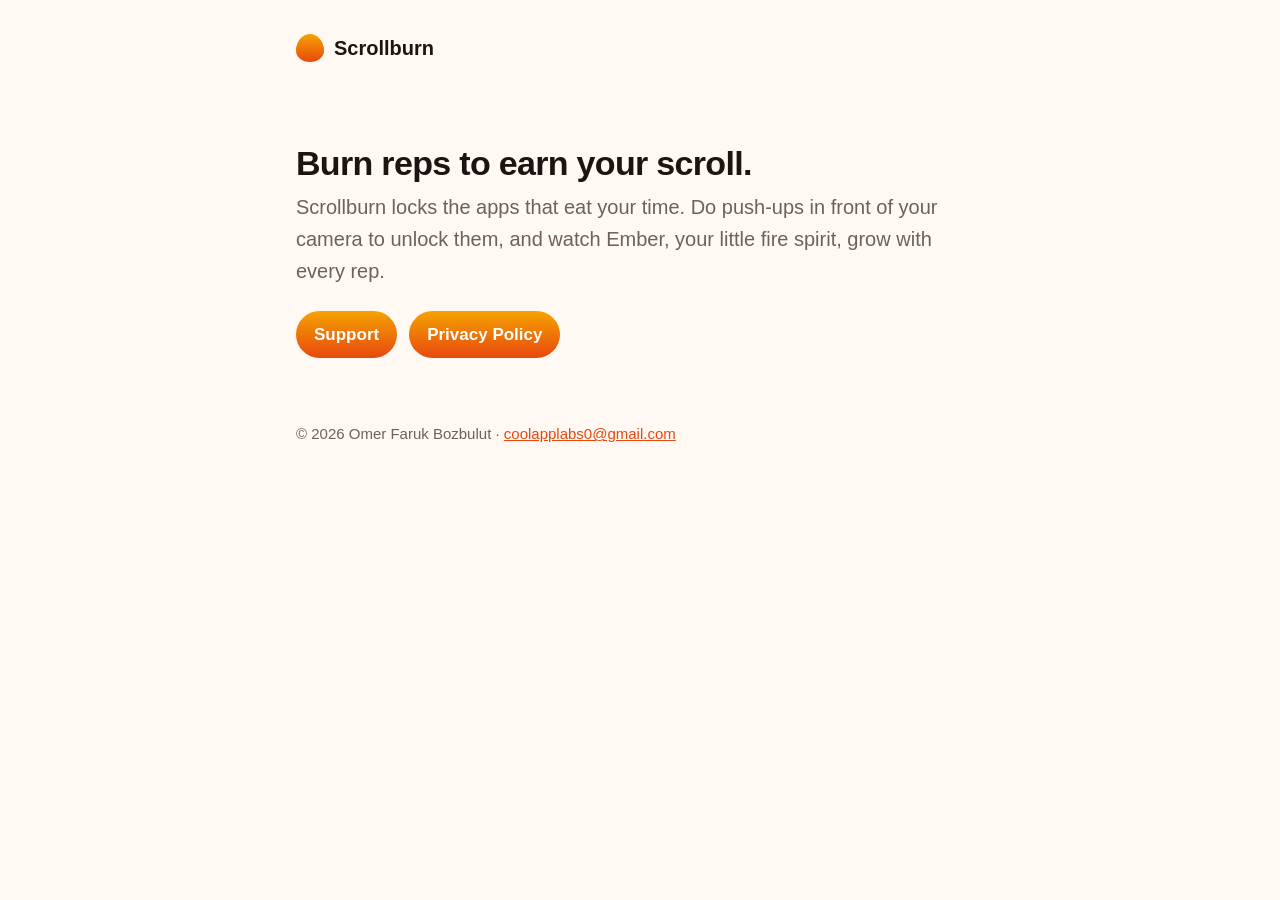
<file: index.html>
<!doctype html>
<html lang="en">
<head>
  <meta charset="utf-8">
  <meta name="viewport" content="width=device-width, initial-scale=1">
  <title>Scrollburn</title>
  <meta name="description" content="Burn reps to earn your scroll. Scrollburn locks your time-eating apps until you do push-ups.">
  <link rel="stylesheet" href="style.css">
</head>
<body>
<main>
  <header class="site"><span class="logo" aria-hidden="true"></span><a href="./">Scrollburn</a></header>
  <section class="hero">
    <h1>Burn reps to earn your scroll.</h1>
    <p>Scrollburn locks the apps that eat your time. Do push-ups in front of your camera to unlock them, and watch Ember, your little fire spirit, grow with every rep.</p>
    <div class="links">
      <a href="support/">Support</a>
      <a href="privacy/">Privacy Policy</a>
    </div>
  </section>
  <footer>© 2026 Omer Faruk Bozbulut · <a href="mailto:coolapplabs0@gmail.com">coolapplabs0@gmail.com</a></footer>
</main>
</body>
</html>
</file>
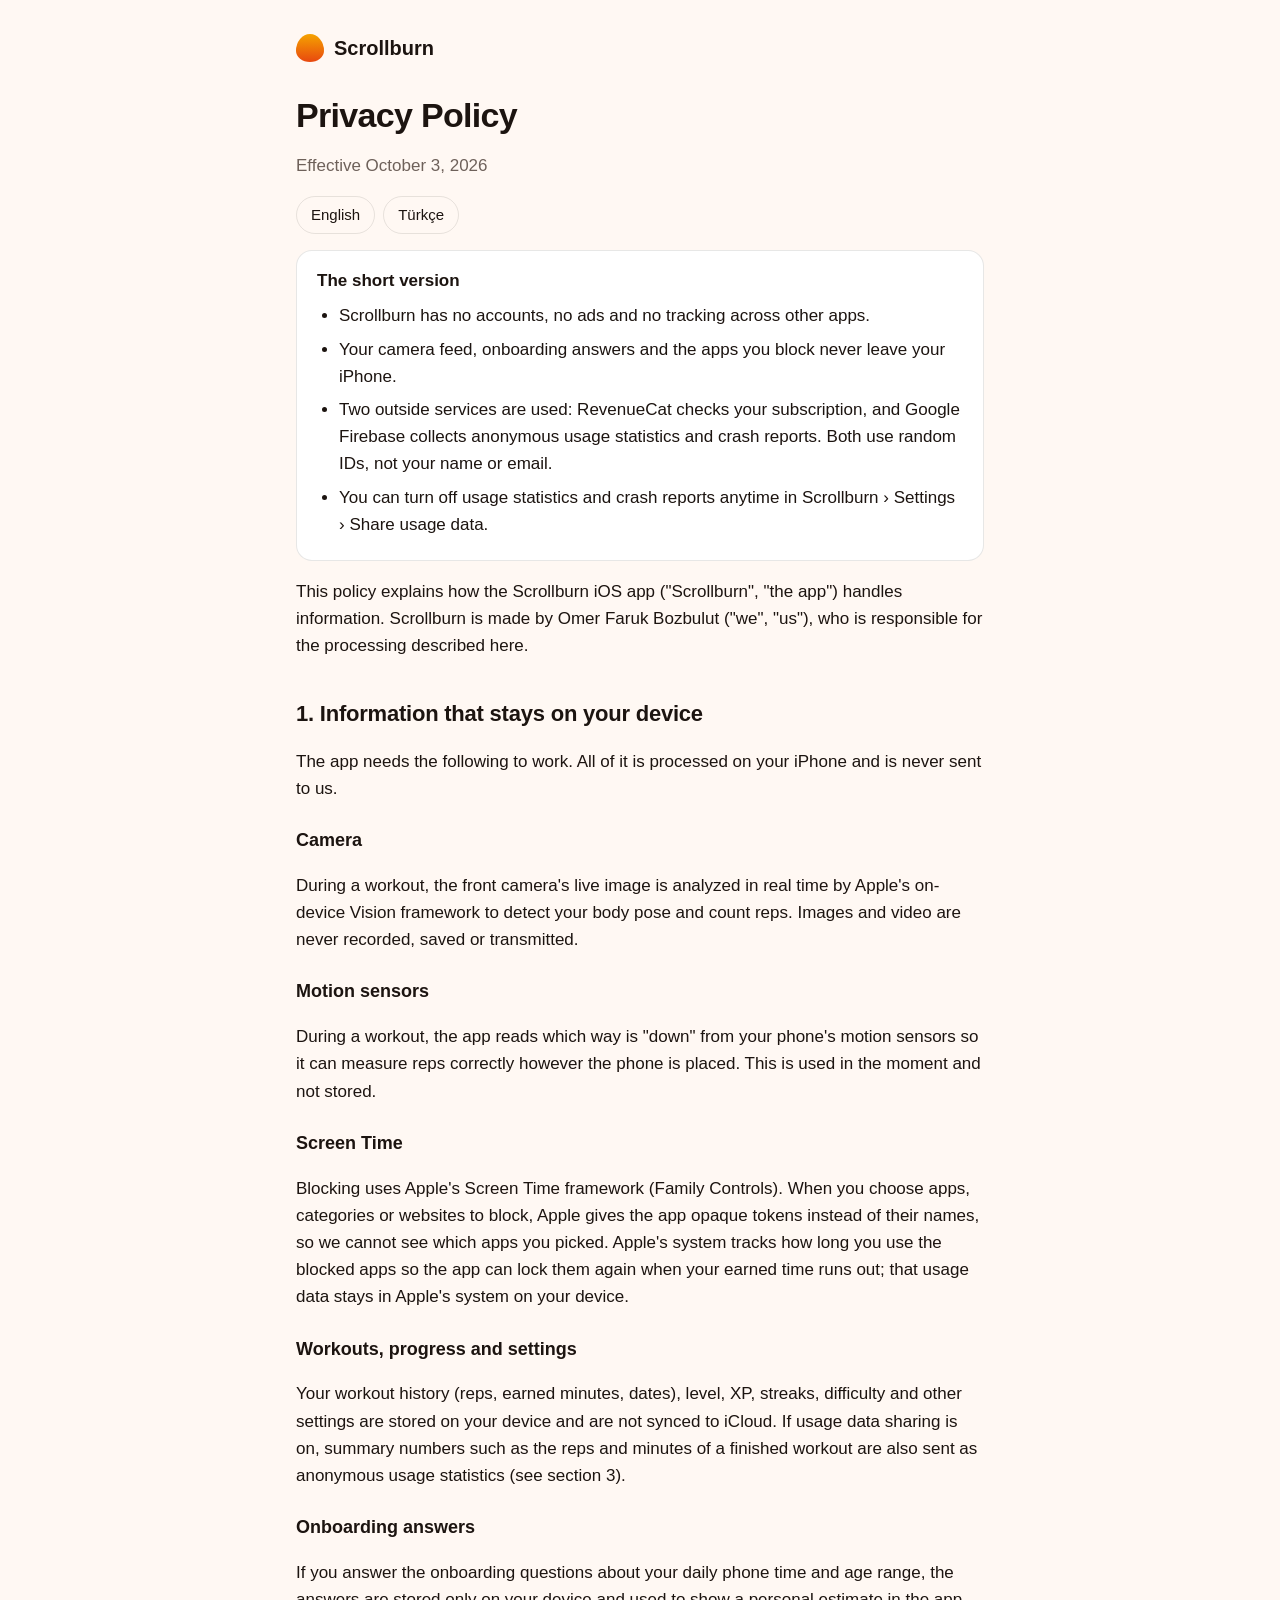
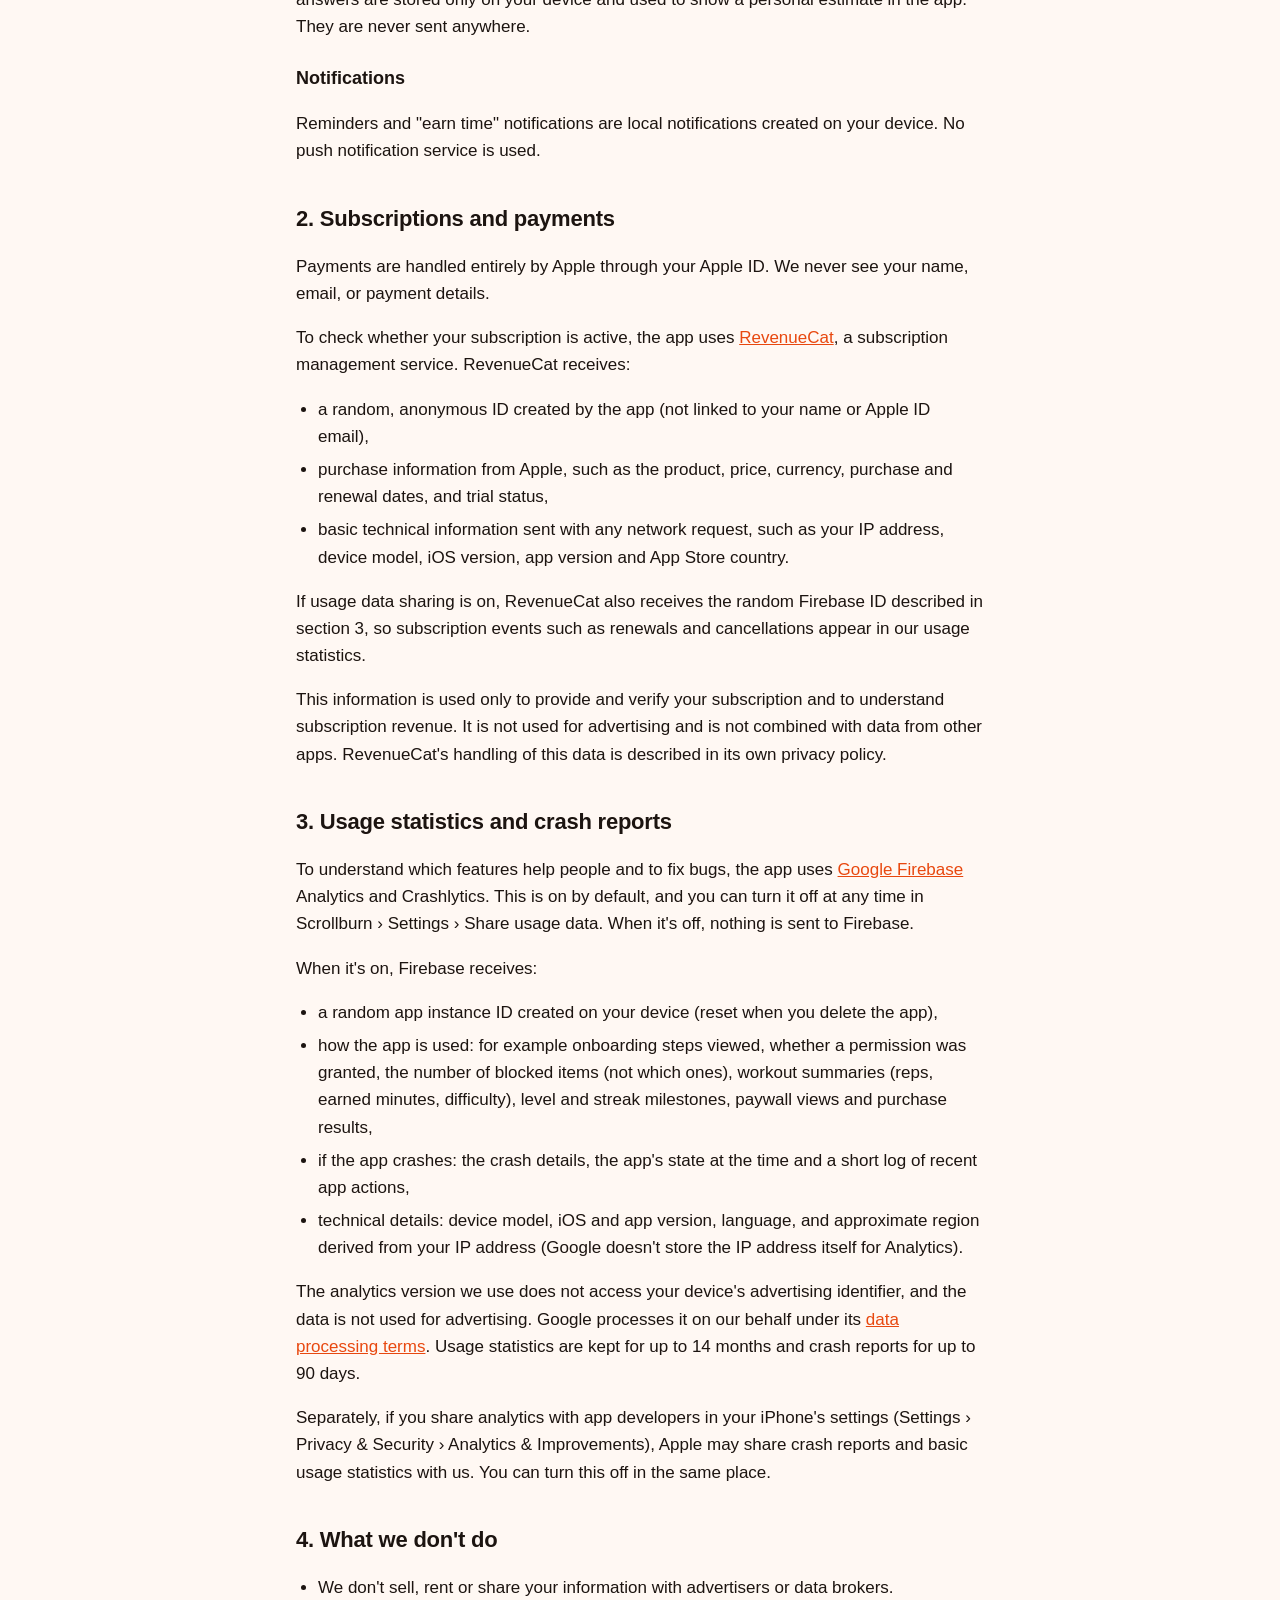
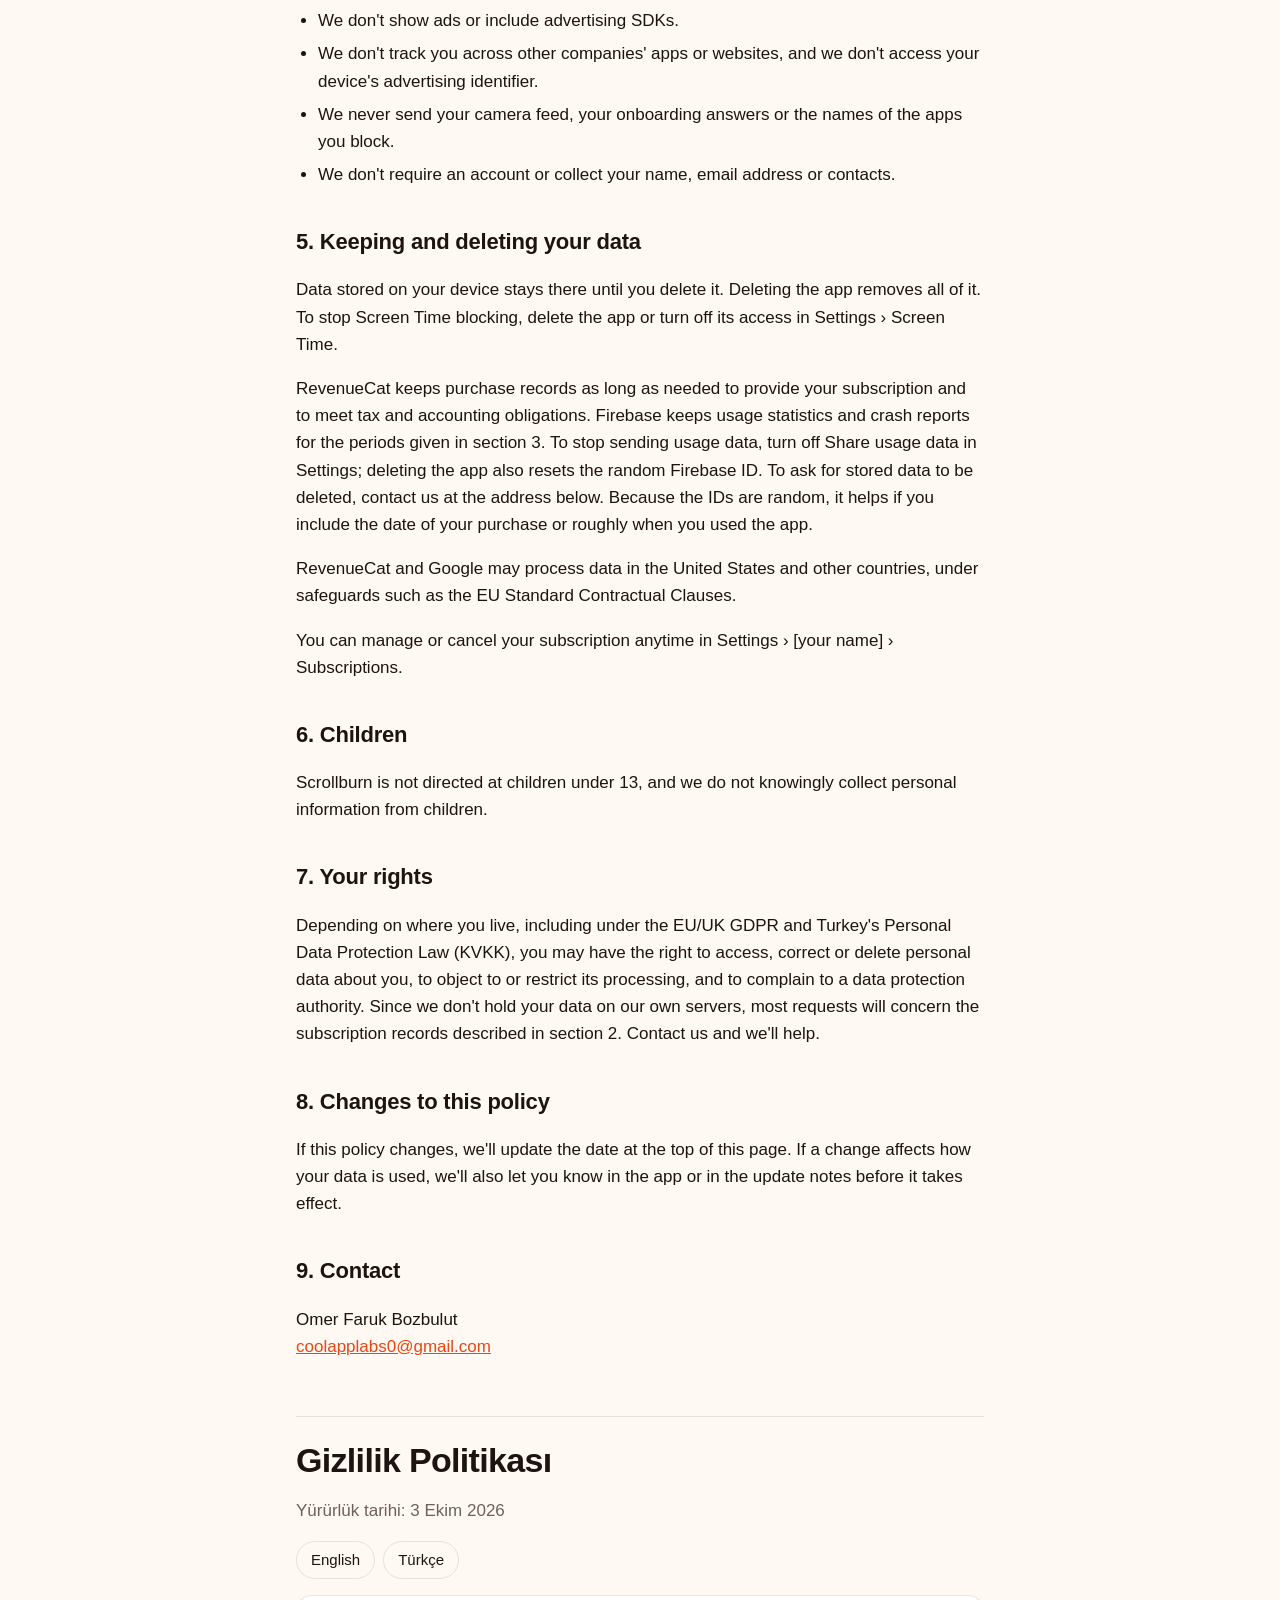
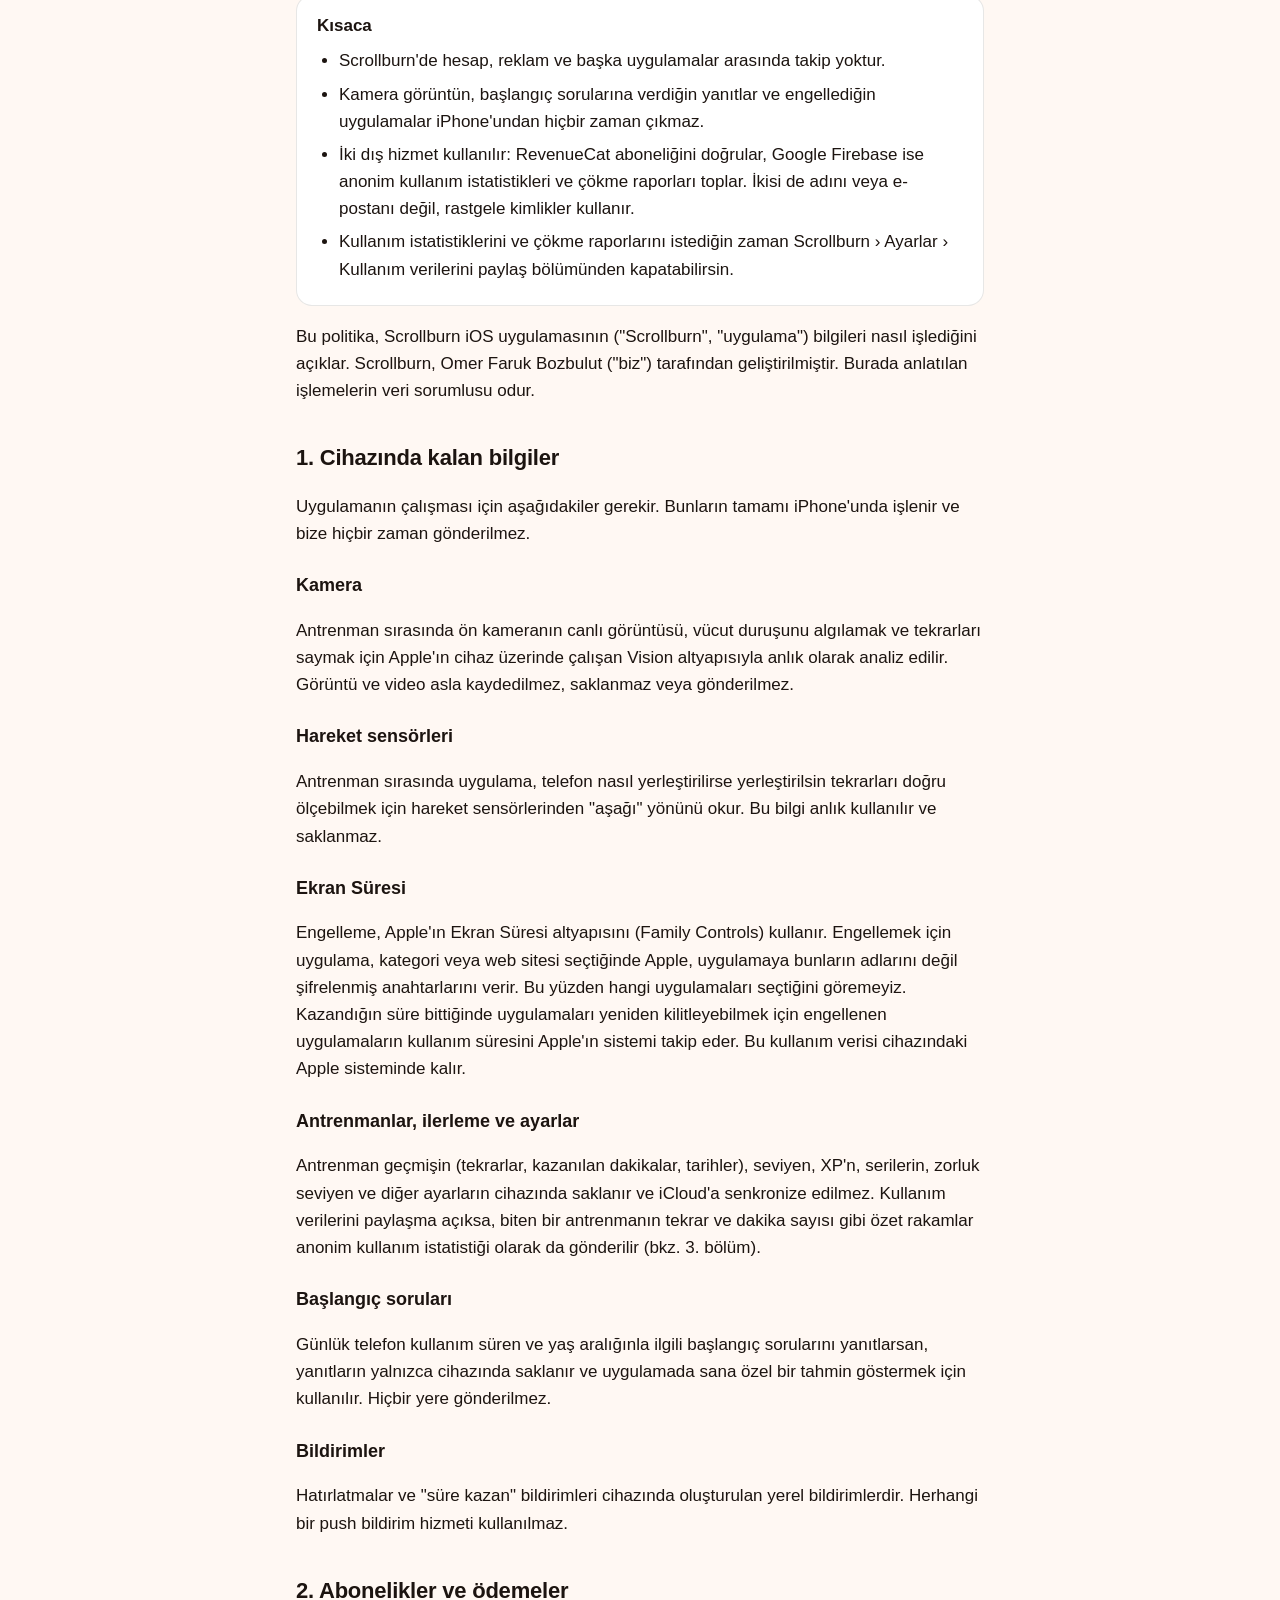
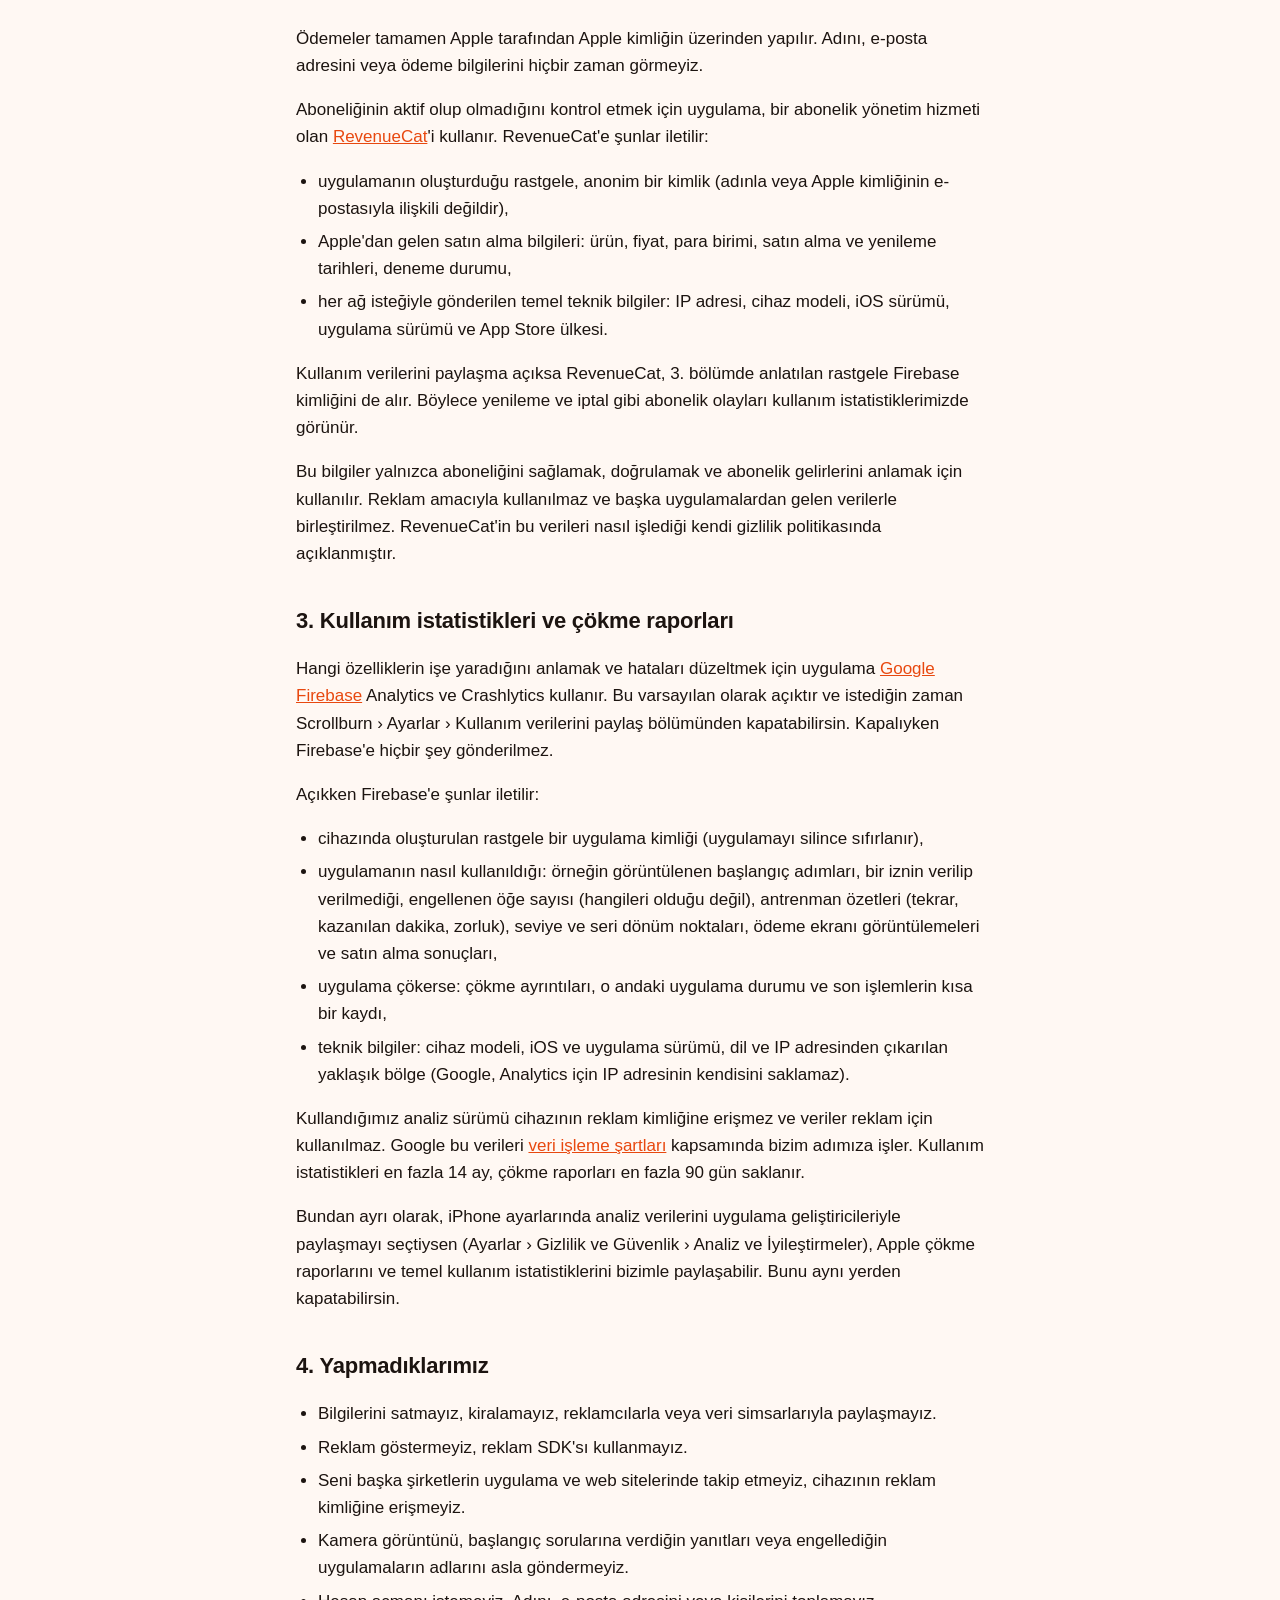
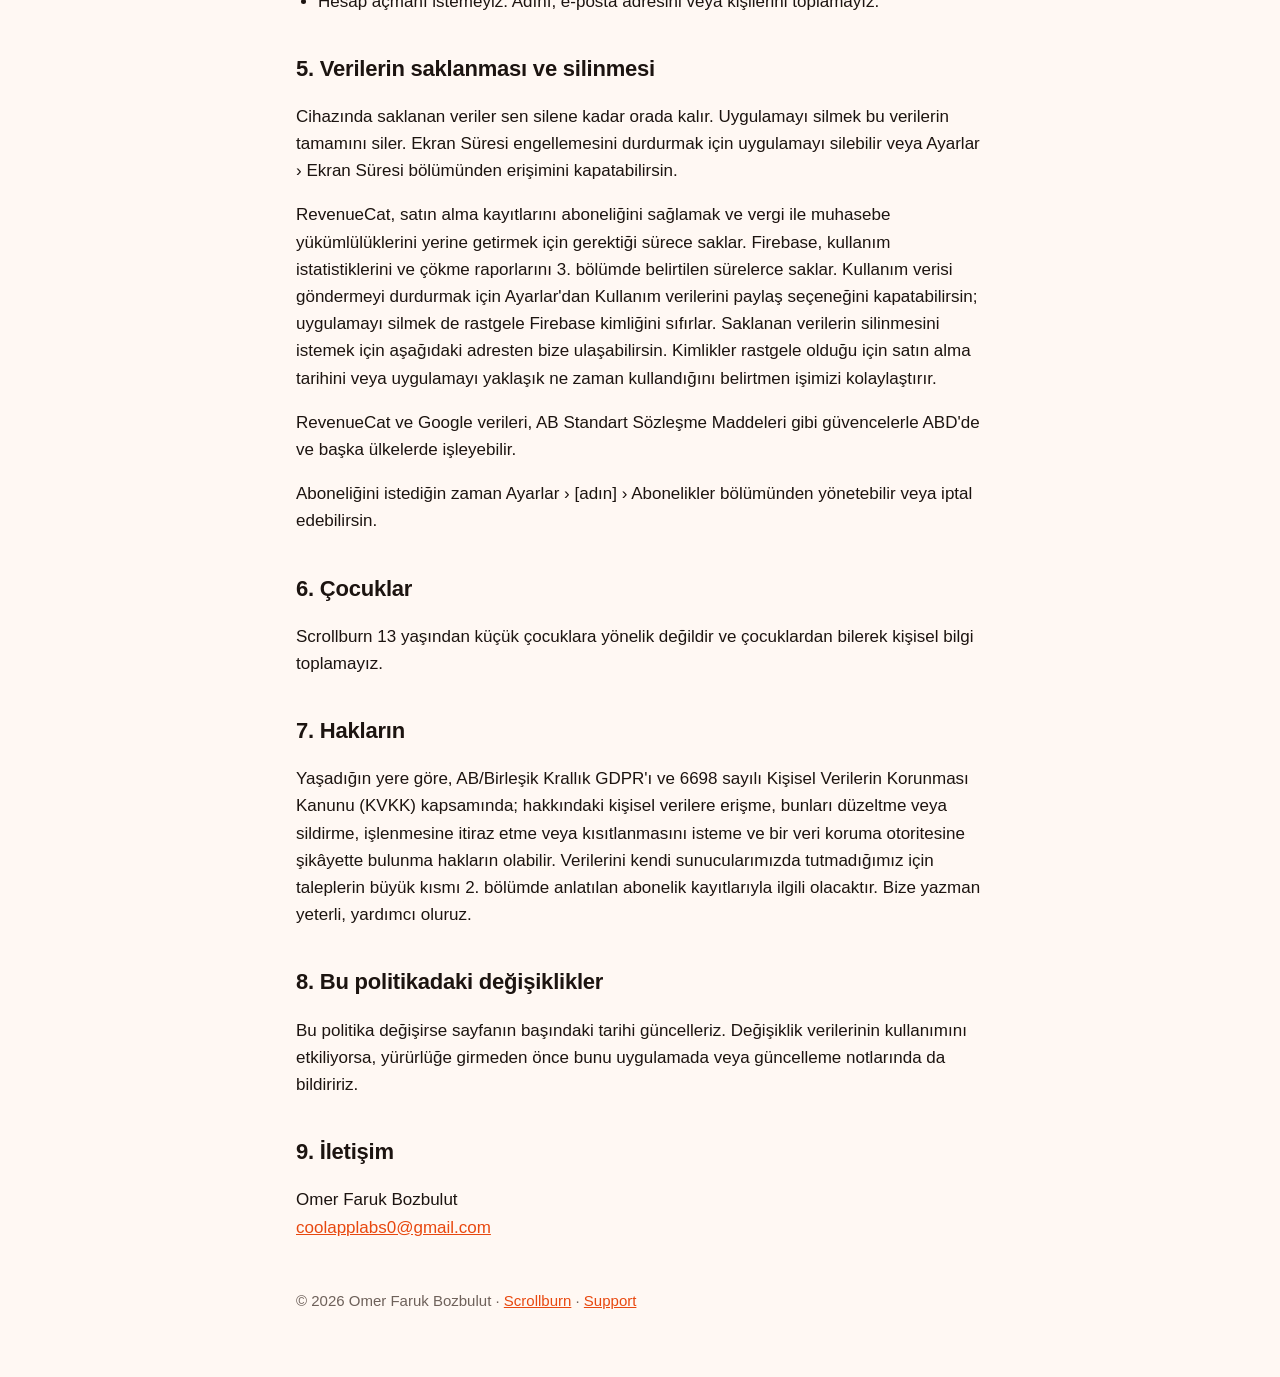
<file: privacy/index.html>
<!doctype html>
<html lang="en">
<head>
  <meta charset="utf-8">
  <meta name="viewport" content="width=device-width, initial-scale=1">
  <title>Scrollburn Privacy Policy</title>
  <meta name="description" content="How Scrollburn handles your data: no account, no ads, no tracking. Workouts, camera and app choices stay on your iPhone.">
  <link rel="stylesheet" href="../style.css">
</head>
<body>
<main>
  <header class="site"><span class="logo" aria-hidden="true"></span><a href="../">Scrollburn</a></header>

  <article id="en" lang="en">
    <h1>Privacy Policy</h1>
    <p class="muted">Effective October 3, 2026</p>
    <nav class="lang" aria-label="Language"><a href="#en">English</a><a href="#tr">Türkçe</a></nav>

    <div class="card">
      <strong>The short version</strong>
      <ul>
        <li>Scrollburn has no accounts, no ads and no tracking across other apps.</li>
        <li>Your camera feed, onboarding answers and the apps you block never leave your iPhone.</li>
        <li>Two outside services are used: RevenueCat checks your subscription, and Google Firebase collects anonymous usage statistics and crash reports. Both use random IDs, not your name or email.</li>
        <li>You can turn off usage statistics and crash reports anytime in Scrollburn › Settings › Share usage data.</li>
      </ul>
    </div>

    <p>This policy explains how the Scrollburn iOS app ("Scrollburn", "the app") handles information. Scrollburn is made by Omer Faruk Bozbulut ("we", "us"), who is responsible for the processing described here.</p>

    <h2>1. Information that stays on your device</h2>
    <p>The app needs the following to work. All of it is processed on your iPhone and is never sent to us.</p>
    <h3>Camera</h3>
    <p>During a workout, the front camera's live image is analyzed in real time by Apple's on-device Vision framework to detect your body pose and count reps. Images and video are never recorded, saved or transmitted.</p>
    <h3>Motion sensors</h3>
    <p>During a workout, the app reads which way is "down" from your phone's motion sensors so it can measure reps correctly however the phone is placed. This is used in the moment and not stored.</p>
    <h3>Screen Time</h3>
    <p>Blocking uses Apple's Screen Time framework (Family Controls). When you choose apps, categories or websites to block, Apple gives the app opaque tokens instead of their names, so we cannot see which apps you picked. Apple's system tracks how long you use the blocked apps so the app can lock them again when your earned time runs out; that usage data stays in Apple's system on your device.</p>
    <h3>Workouts, progress and settings</h3>
    <p>Your workout history (reps, earned minutes, dates), level, XP, streaks, difficulty and other settings are stored on your device and are not synced to iCloud. If usage data sharing is on, summary numbers such as the reps and minutes of a finished workout are also sent as anonymous usage statistics (see section 3).</p>
    <h3>Onboarding answers</h3>
    <p>If you answer the onboarding questions about your daily phone time and age range, the answers are stored only on your device and used to show a personal estimate in the app. They are never sent anywhere.</p>
    <h3>Notifications</h3>
    <p>Reminders and "earn time" notifications are local notifications created on your device. No push notification service is used.</p>

    <h2>2. Subscriptions and payments</h2>
    <p>Payments are handled entirely by Apple through your Apple ID. We never see your name, email, or payment details.</p>
    <p>To check whether your subscription is active, the app uses <a href="https://www.revenuecat.com/privacy">RevenueCat</a>, a subscription management service. RevenueCat receives:</p>
    <ul>
      <li>a random, anonymous ID created by the app (not linked to your name or Apple ID email),</li>
      <li>purchase information from Apple, such as the product, price, currency, purchase and renewal dates, and trial status,</li>
      <li>basic technical information sent with any network request, such as your IP address, device model, iOS version, app version and App Store country.</li>
    </ul>
    <p>If usage data sharing is on, RevenueCat also receives the random Firebase ID described in section 3, so subscription events such as renewals and cancellations appear in our usage statistics.</p>
    <p>This information is used only to provide and verify your subscription and to understand subscription revenue. It is not used for advertising and is not combined with data from other apps. RevenueCat's handling of this data is described in its own privacy policy.</p>

    <h2>3. Usage statistics and crash reports</h2>
    <p>To understand which features help people and to fix bugs, the app uses <a href="https://firebase.google.com/support/privacy">Google Firebase</a> Analytics and Crashlytics. This is on by default, and you can turn it off at any time in Scrollburn › Settings › Share usage data. When it's off, nothing is sent to Firebase.</p>
    <p>When it's on, Firebase receives:</p>
    <ul>
      <li>a random app instance ID created on your device (reset when you delete the app),</li>
      <li>how the app is used: for example onboarding steps viewed, whether a permission was granted, the number of blocked items (not which ones), workout summaries (reps, earned minutes, difficulty), level and streak milestones, paywall views and purchase results,</li>
      <li>if the app crashes: the crash details, the app's state at the time and a short log of recent app actions,</li>
      <li>technical details: device model, iOS and app version, language, and approximate region derived from your IP address (Google doesn't store the IP address itself for Analytics).</li>
    </ul>
    <p>The analytics version we use does not access your device's advertising identifier, and the data is not used for advertising. Google processes it on our behalf under its <a href="https://firebase.google.com/terms/data-processing-terms">data processing terms</a>. Usage statistics are kept for up to 14 months and crash reports for up to 90 days.</p>
    <p>Separately, if you share analytics with app developers in your iPhone's settings (Settings › Privacy &amp; Security › Analytics &amp; Improvements), Apple may share crash reports and basic usage statistics with us. You can turn this off in the same place.</p>

    <h2>4. What we don't do</h2>
    <ul>
      <li>We don't sell, rent or share your information with advertisers or data brokers.</li>
      <li>We don't show ads or include advertising SDKs.</li>
      <li>We don't track you across other companies' apps or websites, and we don't access your device's advertising identifier.</li>
      <li>We never send your camera feed, your onboarding answers or the names of the apps you block.</li>
      <li>We don't require an account or collect your name, email address or contacts.</li>
    </ul>

    <h2>5. Keeping and deleting your data</h2>
    <p>Data stored on your device stays there until you delete it. Deleting the app removes all of it. To stop Screen Time blocking, delete the app or turn off its access in Settings › Screen Time.</p>
    <p>RevenueCat keeps purchase records as long as needed to provide your subscription and to meet tax and accounting obligations. Firebase keeps usage statistics and crash reports for the periods given in section 3. To stop sending usage data, turn off Share usage data in Settings; deleting the app also resets the random Firebase ID. To ask for stored data to be deleted, contact us at the address below. Because the IDs are random, it helps if you include the date of your purchase or roughly when you used the app.</p>
    <p>RevenueCat and Google may process data in the United States and other countries, under safeguards such as the EU Standard Contractual Clauses.</p>
    <p>You can manage or cancel your subscription anytime in Settings › [your name] › Subscriptions.</p>

    <h2>6. Children</h2>
    <p>Scrollburn is not directed at children under 13, and we do not knowingly collect personal information from children.</p>

    <h2>7. Your rights</h2>
    <p>Depending on where you live, including under the EU/UK GDPR and Turkey's Personal Data Protection Law (KVKK), you may have the right to access, correct or delete personal data about you, to object to or restrict its processing, and to complain to a data protection authority. Since we don't hold your data on our own servers, most requests will concern the subscription records described in section 2. Contact us and we'll help.</p>

    <h2>8. Changes to this policy</h2>
    <p>If this policy changes, we'll update the date at the top of this page. If a change affects how your data is used, we'll also let you know in the app or in the update notes before it takes effect.</p>

    <h2>9. Contact</h2>
    <p>Omer Faruk Bozbulut<br><a href="mailto:coolapplabs0@gmail.com">coolapplabs0@gmail.com</a></p>
  </article>

  <hr>

  <article id="tr" lang="tr">
    <h1>Gizlilik Politikası</h1>
    <p class="muted">Yürürlük tarihi: 3 Ekim 2026</p>
    <nav class="lang" aria-label="Dil"><a href="#en">English</a><a href="#tr">Türkçe</a></nav>

    <div class="card">
      <strong>Kısaca</strong>
      <ul>
        <li>Scrollburn'de hesap, reklam ve başka uygulamalar arasında takip yoktur.</li>
        <li>Kamera görüntün, başlangıç sorularına verdiğin yanıtlar ve engellediğin uygulamalar iPhone'undan hiçbir zaman çıkmaz.</li>
        <li>İki dış hizmet kullanılır: RevenueCat aboneliğini doğrular, Google Firebase ise anonim kullanım istatistikleri ve çökme raporları toplar. İkisi de adını veya e-postanı değil, rastgele kimlikler kullanır.</li>
        <li>Kullanım istatistiklerini ve çökme raporlarını istediğin zaman Scrollburn › Ayarlar › Kullanım verilerini paylaş bölümünden kapatabilirsin.</li>
      </ul>
    </div>

    <p>Bu politika, Scrollburn iOS uygulamasının ("Scrollburn", "uygulama") bilgileri nasıl işlediğini açıklar. Scrollburn, Omer Faruk Bozbulut ("biz") tarafından geliştirilmiştir. Burada anlatılan işlemelerin veri sorumlusu odur.</p>

    <h2>1. Cihazında kalan bilgiler</h2>
    <p>Uygulamanın çalışması için aşağıdakiler gerekir. Bunların tamamı iPhone'unda işlenir ve bize hiçbir zaman gönderilmez.</p>
    <h3>Kamera</h3>
    <p>Antrenman sırasında ön kameranın canlı görüntüsü, vücut duruşunu algılamak ve tekrarları saymak için Apple'ın cihaz üzerinde çalışan Vision altyapısıyla anlık olarak analiz edilir. Görüntü ve video asla kaydedilmez, saklanmaz veya gönderilmez.</p>
    <h3>Hareket sensörleri</h3>
    <p>Antrenman sırasında uygulama, telefon nasıl yerleştirilirse yerleştirilsin tekrarları doğru ölçebilmek için hareket sensörlerinden "aşağı" yönünü okur. Bu bilgi anlık kullanılır ve saklanmaz.</p>
    <h3>Ekran Süresi</h3>
    <p>Engelleme, Apple'ın Ekran Süresi altyapısını (Family Controls) kullanır. Engellemek için uygulama, kategori veya web sitesi seçtiğinde Apple, uygulamaya bunların adlarını değil şifrelenmiş anahtarlarını verir. Bu yüzden hangi uygulamaları seçtiğini göremeyiz. Kazandığın süre bittiğinde uygulamaları yeniden kilitleyebilmek için engellenen uygulamaların kullanım süresini Apple'ın sistemi takip eder. Bu kullanım verisi cihazındaki Apple sisteminde kalır.</p>
    <h3>Antrenmanlar, ilerleme ve ayarlar</h3>
    <p>Antrenman geçmişin (tekrarlar, kazanılan dakikalar, tarihler), seviyen, XP'n, serilerin, zorluk seviyen ve diğer ayarların cihazında saklanır ve iCloud'a senkronize edilmez. Kullanım verilerini paylaşma açıksa, biten bir antrenmanın tekrar ve dakika sayısı gibi özet rakamlar anonim kullanım istatistiği olarak da gönderilir (bkz. 3. bölüm).</p>
    <h3>Başlangıç soruları</h3>
    <p>Günlük telefon kullanım süren ve yaş aralığınla ilgili başlangıç sorularını yanıtlarsan, yanıtların yalnızca cihazında saklanır ve uygulamada sana özel bir tahmin göstermek için kullanılır. Hiçbir yere gönderilmez.</p>
    <h3>Bildirimler</h3>
    <p>Hatırlatmalar ve "süre kazan" bildirimleri cihazında oluşturulan yerel bildirimlerdir. Herhangi bir push bildirim hizmeti kullanılmaz.</p>

    <h2>2. Abonelikler ve ödemeler</h2>
    <p>Ödemeler tamamen Apple tarafından Apple kimliğin üzerinden yapılır. Adını, e-posta adresini veya ödeme bilgilerini hiçbir zaman görmeyiz.</p>
    <p>Aboneliğinin aktif olup olmadığını kontrol etmek için uygulama, bir abonelik yönetim hizmeti olan <a href="https://www.revenuecat.com/privacy">RevenueCat</a>'i kullanır. RevenueCat'e şunlar iletilir:</p>
    <ul>
      <li>uygulamanın oluşturduğu rastgele, anonim bir kimlik (adınla veya Apple kimliğinin e-postasıyla ilişkili değildir),</li>
      <li>Apple'dan gelen satın alma bilgileri: ürün, fiyat, para birimi, satın alma ve yenileme tarihleri, deneme durumu,</li>
      <li>her ağ isteğiyle gönderilen temel teknik bilgiler: IP adresi, cihaz modeli, iOS sürümü, uygulama sürümü ve App Store ülkesi.</li>
    </ul>
    <p>Kullanım verilerini paylaşma açıksa RevenueCat, 3. bölümde anlatılan rastgele Firebase kimliğini de alır. Böylece yenileme ve iptal gibi abonelik olayları kullanım istatistiklerimizde görünür.</p>
    <p>Bu bilgiler yalnızca aboneliğini sağlamak, doğrulamak ve abonelik gelirlerini anlamak için kullanılır. Reklam amacıyla kullanılmaz ve başka uygulamalardan gelen verilerle birleştirilmez. RevenueCat'in bu verileri nasıl işlediği kendi gizlilik politikasında açıklanmıştır.</p>

    <h2>3. Kullanım istatistikleri ve çökme raporları</h2>
    <p>Hangi özelliklerin işe yaradığını anlamak ve hataları düzeltmek için uygulama <a href="https://firebase.google.com/support/privacy">Google Firebase</a> Analytics ve Crashlytics kullanır. Bu varsayılan olarak açıktır ve istediğin zaman Scrollburn › Ayarlar › Kullanım verilerini paylaş bölümünden kapatabilirsin. Kapalıyken Firebase'e hiçbir şey gönderilmez.</p>
    <p>Açıkken Firebase'e şunlar iletilir:</p>
    <ul>
      <li>cihazında oluşturulan rastgele bir uygulama kimliği (uygulamayı silince sıfırlanır),</li>
      <li>uygulamanın nasıl kullanıldığı: örneğin görüntülenen başlangıç adımları, bir iznin verilip verilmediği, engellenen öğe sayısı (hangileri olduğu değil), antrenman özetleri (tekrar, kazanılan dakika, zorluk), seviye ve seri dönüm noktaları, ödeme ekranı görüntülemeleri ve satın alma sonuçları,</li>
      <li>uygulama çökerse: çökme ayrıntıları, o andaki uygulama durumu ve son işlemlerin kısa bir kaydı,</li>
      <li>teknik bilgiler: cihaz modeli, iOS ve uygulama sürümü, dil ve IP adresinden çıkarılan yaklaşık bölge (Google, Analytics için IP adresinin kendisini saklamaz).</li>
    </ul>
    <p>Kullandığımız analiz sürümü cihazının reklam kimliğine erişmez ve veriler reklam için kullanılmaz. Google bu verileri <a href="https://firebase.google.com/terms/data-processing-terms">veri işleme şartları</a> kapsamında bizim adımıza işler. Kullanım istatistikleri en fazla 14 ay, çökme raporları en fazla 90 gün saklanır.</p>
    <p>Bundan ayrı olarak, iPhone ayarlarında analiz verilerini uygulama geliştiricileriyle paylaşmayı seçtiysen (Ayarlar › Gizlilik ve Güvenlik › Analiz ve İyileştirmeler), Apple çökme raporlarını ve temel kullanım istatistiklerini bizimle paylaşabilir. Bunu aynı yerden kapatabilirsin.</p>

    <h2>4. Yapmadıklarımız</h2>
    <ul>
      <li>Bilgilerini satmayız, kiralamayız, reklamcılarla veya veri simsarlarıyla paylaşmayız.</li>
      <li>Reklam göstermeyiz, reklam SDK'sı kullanmayız.</li>
      <li>Seni başka şirketlerin uygulama ve web sitelerinde takip etmeyiz, cihazının reklam kimliğine erişmeyiz.</li>
      <li>Kamera görüntünü, başlangıç sorularına verdiğin yanıtları veya engellediğin uygulamaların adlarını asla göndermeyiz.</li>
      <li>Hesap açmanı istemeyiz. Adını, e-posta adresini veya kişilerini toplamayız.</li>
    </ul>

    <h2>5. Verilerin saklanması ve silinmesi</h2>
    <p>Cihazında saklanan veriler sen silene kadar orada kalır. Uygulamayı silmek bu verilerin tamamını siler. Ekran Süresi engellemesini durdurmak için uygulamayı silebilir veya Ayarlar › Ekran Süresi bölümünden erişimini kapatabilirsin.</p>
    <p>RevenueCat, satın alma kayıtlarını aboneliğini sağlamak ve vergi ile muhasebe yükümlülüklerini yerine getirmek için gerektiği sürece saklar. Firebase, kullanım istatistiklerini ve çökme raporlarını 3. bölümde belirtilen sürelerce saklar. Kullanım verisi göndermeyi durdurmak için Ayarlar'dan Kullanım verilerini paylaş seçeneğini kapatabilirsin; uygulamayı silmek de rastgele Firebase kimliğini sıfırlar. Saklanan verilerin silinmesini istemek için aşağıdaki adresten bize ulaşabilirsin. Kimlikler rastgele olduğu için satın alma tarihini veya uygulamayı yaklaşık ne zaman kullandığını belirtmen işimizi kolaylaştırır.</p>
    <p>RevenueCat ve Google verileri, AB Standart Sözleşme Maddeleri gibi güvencelerle ABD'de ve başka ülkelerde işleyebilir.</p>
    <p>Aboneliğini istediğin zaman Ayarlar › [adın] › Abonelikler bölümünden yönetebilir veya iptal edebilirsin.</p>

    <h2>6. Çocuklar</h2>
    <p>Scrollburn 13 yaşından küçük çocuklara yönelik değildir ve çocuklardan bilerek kişisel bilgi toplamayız.</p>

    <h2>7. Hakların</h2>
    <p>Yaşadığın yere göre, AB/Birleşik Krallık GDPR'ı ve 6698 sayılı Kişisel Verilerin Korunması Kanunu (KVKK) kapsamında; hakkındaki kişisel verilere erişme, bunları düzeltme veya sildirme, işlenmesine itiraz etme veya kısıtlanmasını isteme ve bir veri koruma otoritesine şikâyette bulunma hakların olabilir. Verilerini kendi sunucularımızda tutmadığımız için taleplerin büyük kısmı 2. bölümde anlatılan abonelik kayıtlarıyla ilgili olacaktır. Bize yazman yeterli, yardımcı oluruz.</p>

    <h2>8. Bu politikadaki değişiklikler</h2>
    <p>Bu politika değişirse sayfanın başındaki tarihi güncelleriz. Değişiklik verilerinin kullanımını etkiliyorsa, yürürlüğe girmeden önce bunu uygulamada veya güncelleme notlarında da bildiririz.</p>

    <h2>9. İletişim</h2>
    <p>Omer Faruk Bozbulut<br><a href="mailto:coolapplabs0@gmail.com">coolapplabs0@gmail.com</a></p>
  </article>

  <footer>© 2026 Omer Faruk Bozbulut · <a href="../">Scrollburn</a> · <a href="../support/">Support</a></footer>
</main>
</body>
</html>
</file>
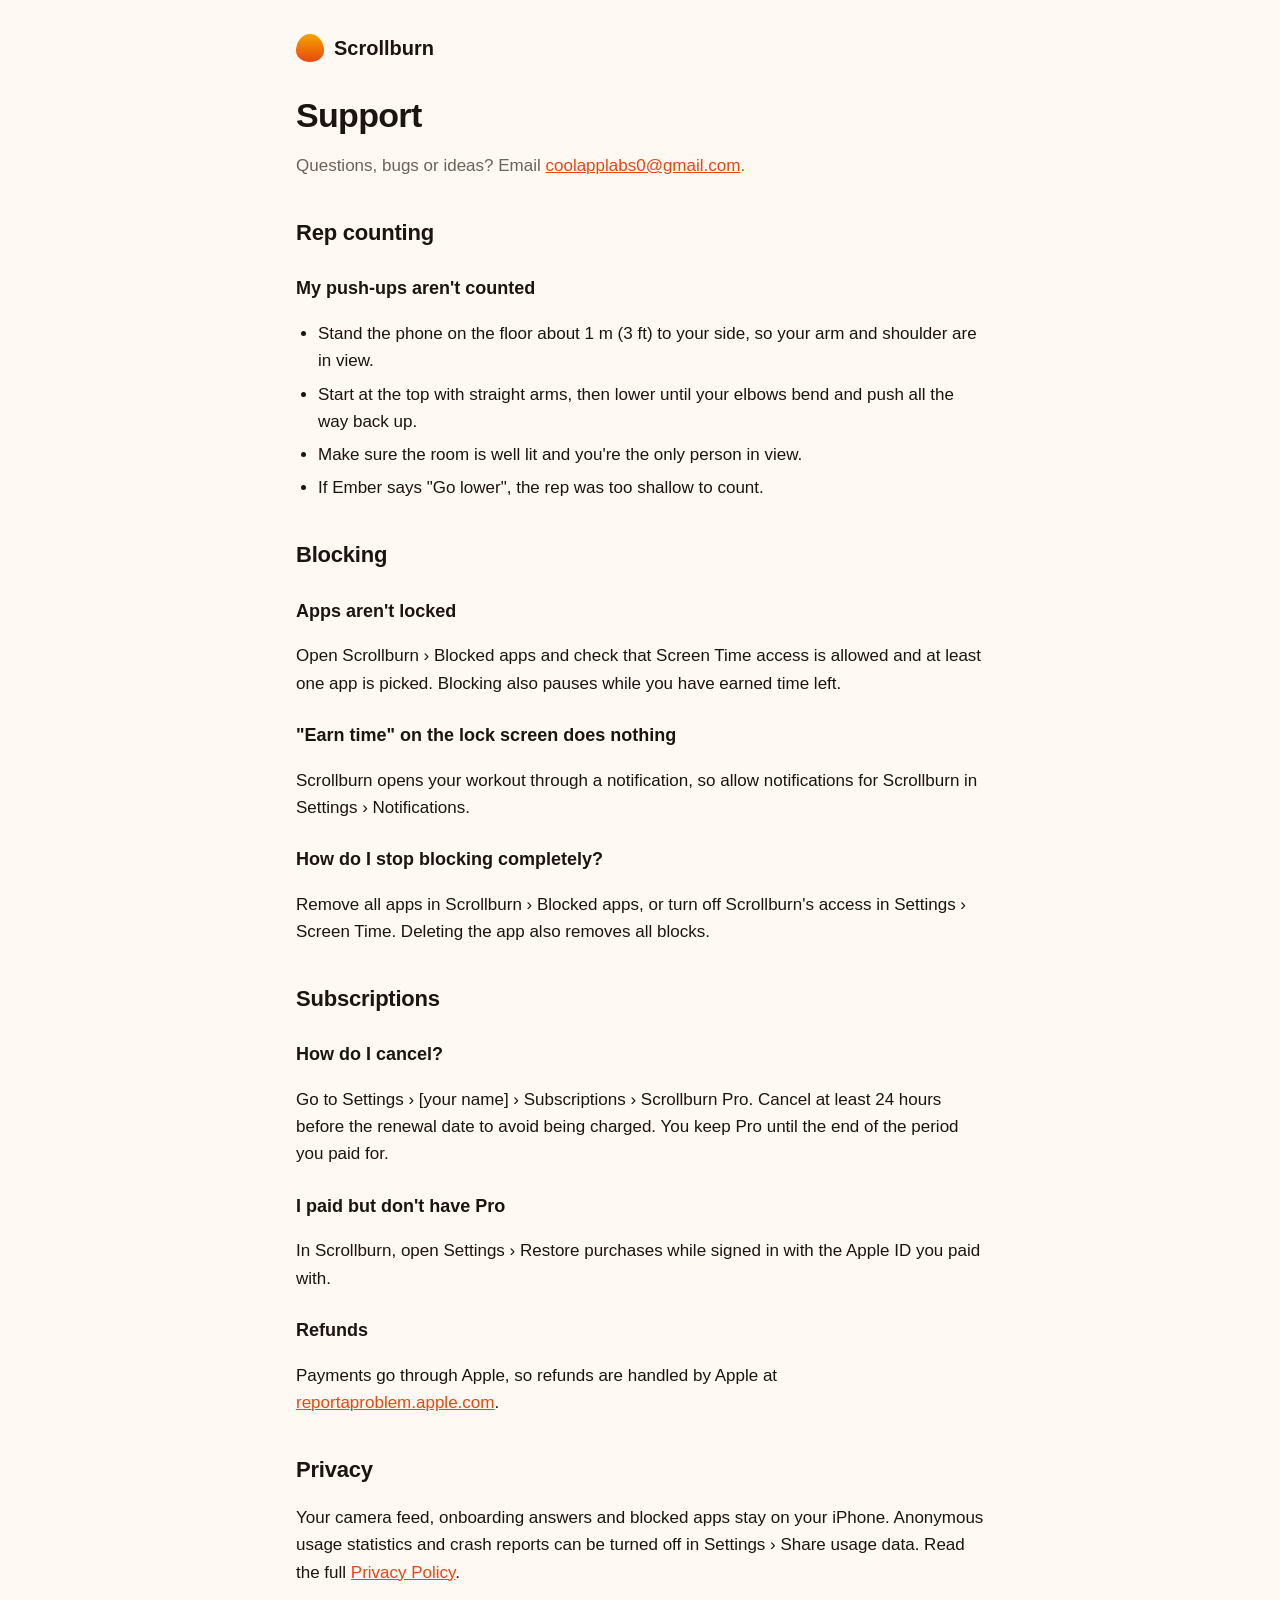
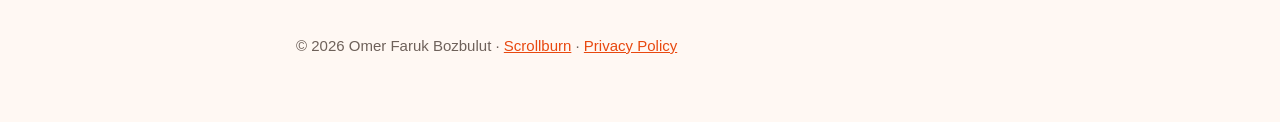
<file: support/index.html>
<!doctype html>
<html lang="en">
<head>
  <meta charset="utf-8">
  <meta name="viewport" content="width=device-width, initial-scale=1">
  <title>Scrollburn Support</title>
  <meta name="description" content="Help with Scrollburn: rep counting, blocking, subscriptions and contact.">
  <link rel="stylesheet" href="../style.css">
</head>
<body>
<main>
  <header class="site"><span class="logo" aria-hidden="true"></span><a href="../">Scrollburn</a></header>
  <h1>Support</h1>
  <p class="muted">Questions, bugs or ideas? Email <a href="mailto:coolapplabs0@gmail.com">coolapplabs0@gmail.com</a>.</p>

  <h2>Rep counting</h2>
  <h3>My push-ups aren't counted</h3>
  <ul>
    <li>Stand the phone on the floor about 1 m (3 ft) to your side, so your arm and shoulder are in view.</li>
    <li>Start at the top with straight arms, then lower until your elbows bend and push all the way back up.</li>
    <li>Make sure the room is well lit and you're the only person in view.</li>
    <li>If Ember says "Go lower", the rep was too shallow to count.</li>
  </ul>

  <h2>Blocking</h2>
  <h3>Apps aren't locked</h3>
  <p>Open Scrollburn › Blocked apps and check that Screen Time access is allowed and at least one app is picked. Blocking also pauses while you have earned time left.</p>
  <h3>"Earn time" on the lock screen does nothing</h3>
  <p>Scrollburn opens your workout through a notification, so allow notifications for Scrollburn in Settings › Notifications.</p>
  <h3>How do I stop blocking completely?</h3>
  <p>Remove all apps in Scrollburn › Blocked apps, or turn off Scrollburn's access in Settings › Screen Time. Deleting the app also removes all blocks.</p>

  <h2>Subscriptions</h2>
  <h3>How do I cancel?</h3>
  <p>Go to Settings › [your name] › Subscriptions › Scrollburn Pro. Cancel at least 24 hours before the renewal date to avoid being charged. You keep Pro until the end of the period you paid for.</p>
  <h3>I paid but don't have Pro</h3>
  <p>In Scrollburn, open Settings › Restore purchases while signed in with the Apple ID you paid with.</p>
  <h3>Refunds</h3>
  <p>Payments go through Apple, so refunds are handled by Apple at <a href="https://reportaproblem.apple.com">reportaproblem.apple.com</a>.</p>

  <h2>Privacy</h2>
  <p>Your camera feed, onboarding answers and blocked apps stay on your iPhone. Anonymous usage statistics and crash reports can be turned off in Settings › Share usage data. Read the full <a href="../privacy/">Privacy Policy</a>.</p>

  <footer>© 2026 Omer Faruk Bozbulut · <a href="../">Scrollburn</a> · <a href="../privacy/">Privacy Policy</a></footer>
</main>
</body>
</html>
</file>
<file: style.css>
:root {
  --bg: #FFF8F3;
  --surface: #FFFFFF;
  --text: #1C1410;
  --muted: #6E615A;
  --stroke: rgba(28, 20, 16, 0.10);
  --ember: #E8480F;
  --flame: #F5A300;
}
@media (prefers-color-scheme: dark) {
  :root {
    --bg: #0E0B0A;
    --surface: #1A1512;
    --text: #FFF6EF;
    --muted: #B3A59C;
    --stroke: rgba(255, 255, 255, 0.10);
    --ember: #FF6B2C;
    --flame: #FFC247;
  }
}
* { box-sizing: border-box; }
html { -webkit-text-size-adjust: 100%; }
body {
  margin: 0;
  background: var(--bg);
  color: var(--text);
  font: 17px/1.6 -apple-system, BlinkMacSystemFont, "SF Pro Text", "Segoe UI", Roboto, Helvetica, Arial, sans-serif;
}
main { max-width: 720px; margin: 0 auto; padding: 32px 16px 64px; }
header.site { display: flex; align-items: center; gap: 10px; margin-bottom: 32px; }
header.site a { color: var(--text); text-decoration: none; font-weight: 800; font-size: 20px; }
.logo { width: 28px; height: 28px; border-radius: 50% 50% 50% 50% / 60% 60% 40% 40%; background: linear-gradient(var(--flame), var(--ember)); }
h1 { font-size: 34px; line-height: 1.15; margin: 0 0 8px; letter-spacing: -0.02em; }
h2 { font-size: 22px; margin: 36px 0 8px; letter-spacing: -0.01em; }
h3 { font-size: 18px; margin: 24px 0 4px; }
p, li { color: var(--text); }
.muted { color: var(--muted); }
a { color: var(--ember); }
ul { padding-left: 22px; }
li { margin: 6px 0; }
.card { background: var(--surface); border: 1px solid var(--stroke); border-radius: 16px; padding: 16px 20px; margin: 16px 0; }
.card ul { margin: 8px 0 0; }
.lang { display: flex; gap: 8px; margin: 16px 0 8px; }
.lang a { padding: 6px 14px; border: 1px solid var(--stroke); border-radius: 999px; text-decoration: none; color: var(--text); font-size: 15px; }
hr { border: 0; border-top: 1px solid var(--stroke); margin: 56px 0 24px; }
footer { margin-top: 48px; color: var(--muted); font-size: 15px; }
.hero { padding: 48px 0 16px; }
.hero p { font-size: 20px; color: var(--muted); margin: 0; }
.links { display: flex; flex-wrap: wrap; gap: 12px; margin-top: 24px; }
.links a { padding: 10px 18px; border-radius: 999px; background: linear-gradient(var(--flame), var(--ember)); color: #fff; text-decoration: none; font-weight: 600; }
</file>
